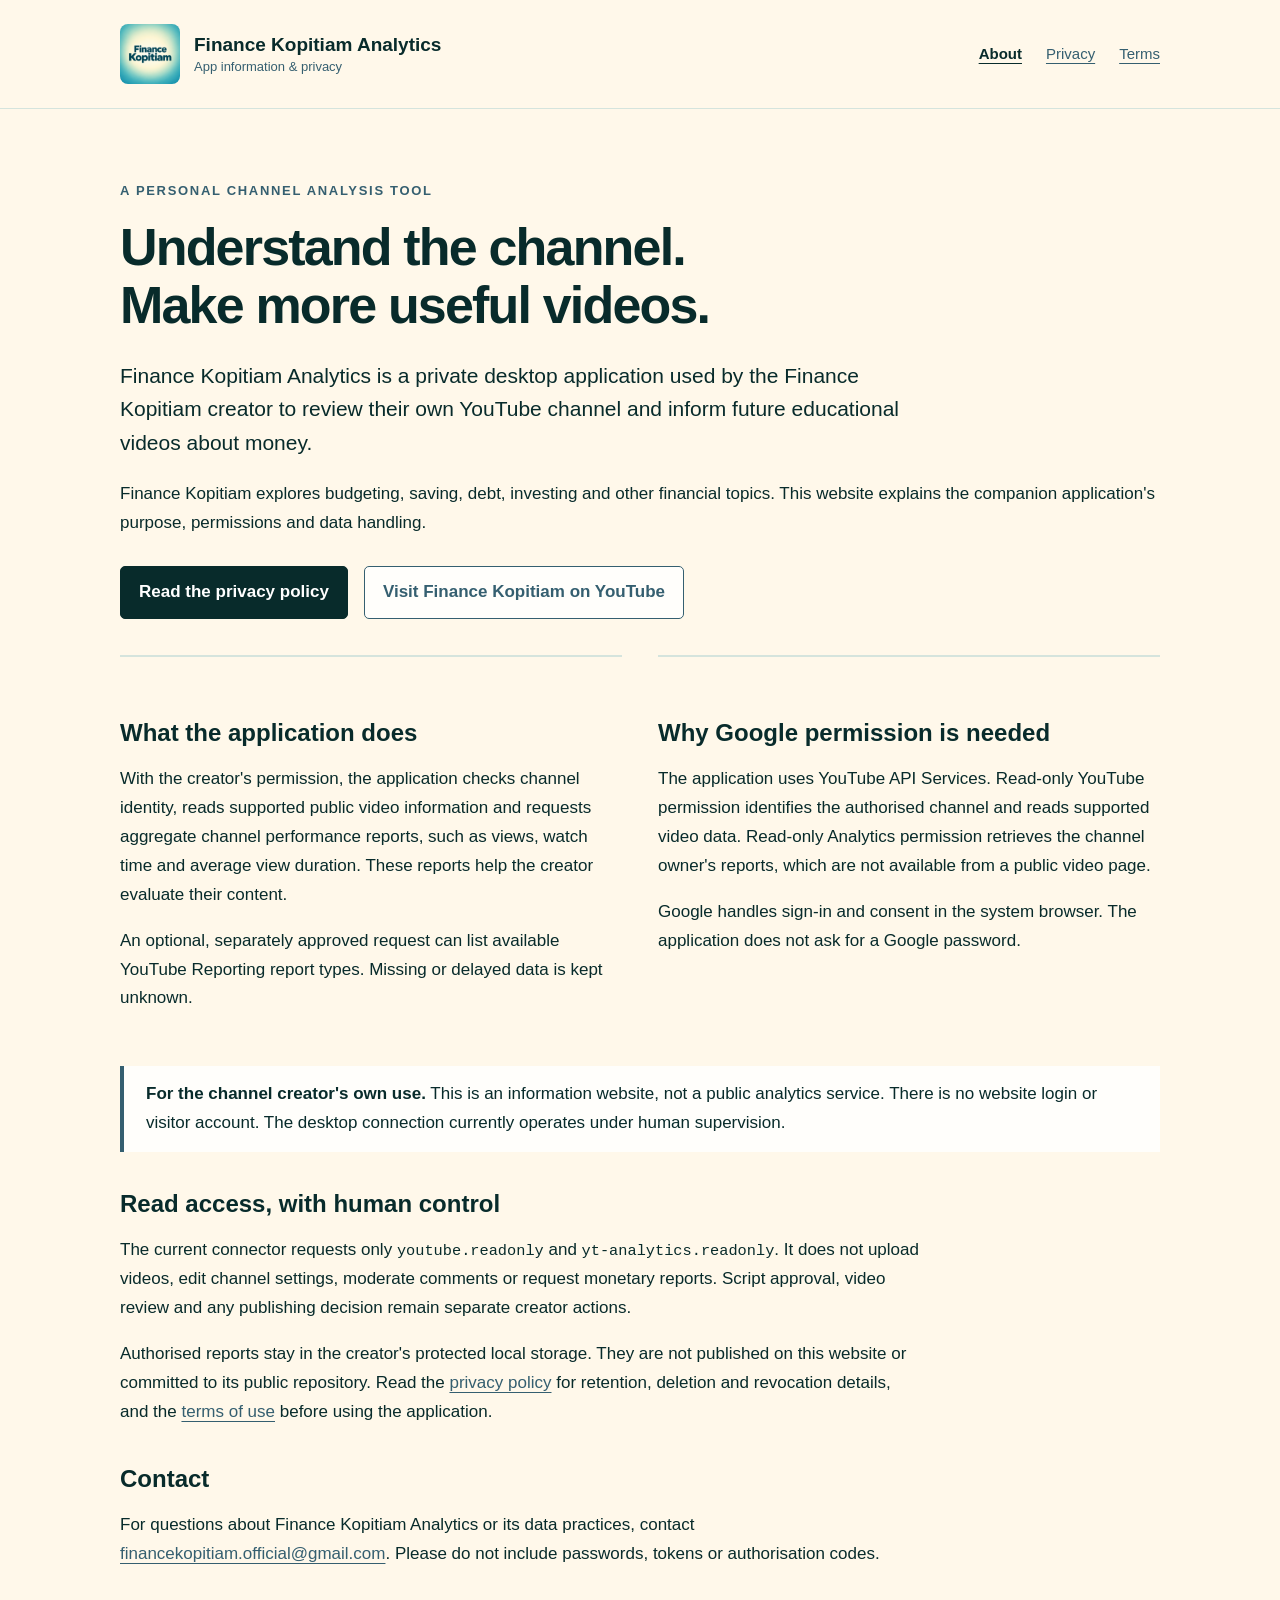
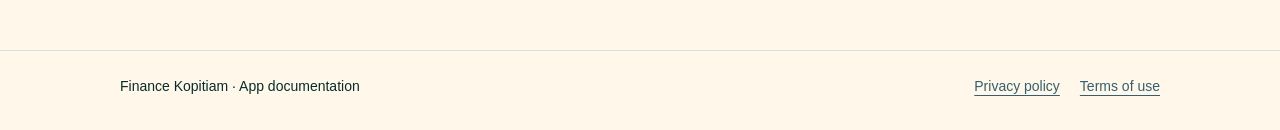
<file: index.html>
<!doctype html>
<html lang="en">
<head>
  <meta charset="utf-8"><meta name="viewport" content="width=device-width, initial-scale=1">
  <meta name="description" content="App information and privacy disclosures for Finance Kopitiam's private, read-only YouTube channel analysis tool.">
  <title>Finance Kopitiam Analytics — App information</title>
  <link rel="stylesheet" href="styles.css">
</head>
<body>
  <a class="skip" href="#main">Skip to content</a>
  
  <header><div class="wrap header-row"><a class="brand" href="index.html"><img src="brand.png" alt="Finance Kopitiam" width="60" height="60"><span>Finance Kopitiam Analytics<small>App information &amp; privacy</small></span></a><nav aria-label="Main navigation"><a href="index.html" aria-current="page">About</a><a href="privacy.html">Privacy</a><a href="terms.html">Terms</a></nav></div></header>
  <main id="main" class="wrap">
    <p class="eyebrow">A personal channel analysis tool</p>
    <h1>Understand the channel.<br>Make more useful videos.</h1>
    <p class="lead">Finance Kopitiam Analytics is a private desktop application used by the Finance Kopitiam creator to review their own YouTube channel and inform future educational videos about money.</p>
    <p>Finance Kopitiam explores budgeting, saving, debt, investing and other financial topics. This website explains the companion application's purpose, permissions and data handling.</p>
    <div class="links"><a class="button primary" href="privacy.html">Read the privacy policy</a><a class="button" href="https://www.youtube.com/channel/UCwSiYZpUMxERD06dH5U6XKg">Visit Finance Kopitiam on YouTube</a></div>
    <div class="columns">
      <section><h2>What the application does</h2><p>With the creator's permission, the application checks channel identity, reads supported public video information and requests aggregate channel performance reports, such as views, watch time and average view duration. These reports help the creator evaluate their content.</p><p>An optional, separately approved request can list available YouTube Reporting report types. Missing or delayed data is kept unknown.</p></section>
      <section><h2>Why Google permission is needed</h2><p>The application uses YouTube API Services. Read-only YouTube permission identifies the authorised channel and reads supported video data. Read-only Analytics permission retrieves the channel owner's reports, which are not available from a public video page.</p><p>Google handles sign-in and consent in the system browser. The application does not ask for a Google password.</p></section>
    </div>
    <div class="note"><strong>For the channel creator's own use.</strong> This is an information website, not a public analytics service. There is no website login or visitor account. The desktop connection currently operates under human supervision.</div>
    <section class="article"><h2>Read access, with human control</h2><p>The current connector requests only <code>youtube.readonly</code> and <code>yt-analytics.readonly</code>. It does not upload videos, edit channel settings, moderate comments or request monetary reports. Script approval, video review and any publishing decision remain separate creator actions.</p><p>Authorised reports stay in the creator's protected local storage. They are not published on this website or committed to its public repository. Read the <a href="privacy.html">privacy policy</a> for retention, deletion and revocation details, and the <a href="terms.html">terms of use</a> before using the application.</p><h2>Contact</h2><p>For questions about Finance Kopitiam Analytics or its data practices, contact <a href="mailto:financekopitiam.official@gmail.com">financekopitiam.official@gmail.com</a>. Please do not include passwords, tokens or authorisation codes.</p></section>
  </main>
  <footer><div class="wrap footer-row"><p>Finance Kopitiam · App documentation</p><div class="footer-links"><a href="privacy.html">Privacy policy</a><a href="terms.html">Terms of use</a></div></div></footer>
</body></html>
</file>
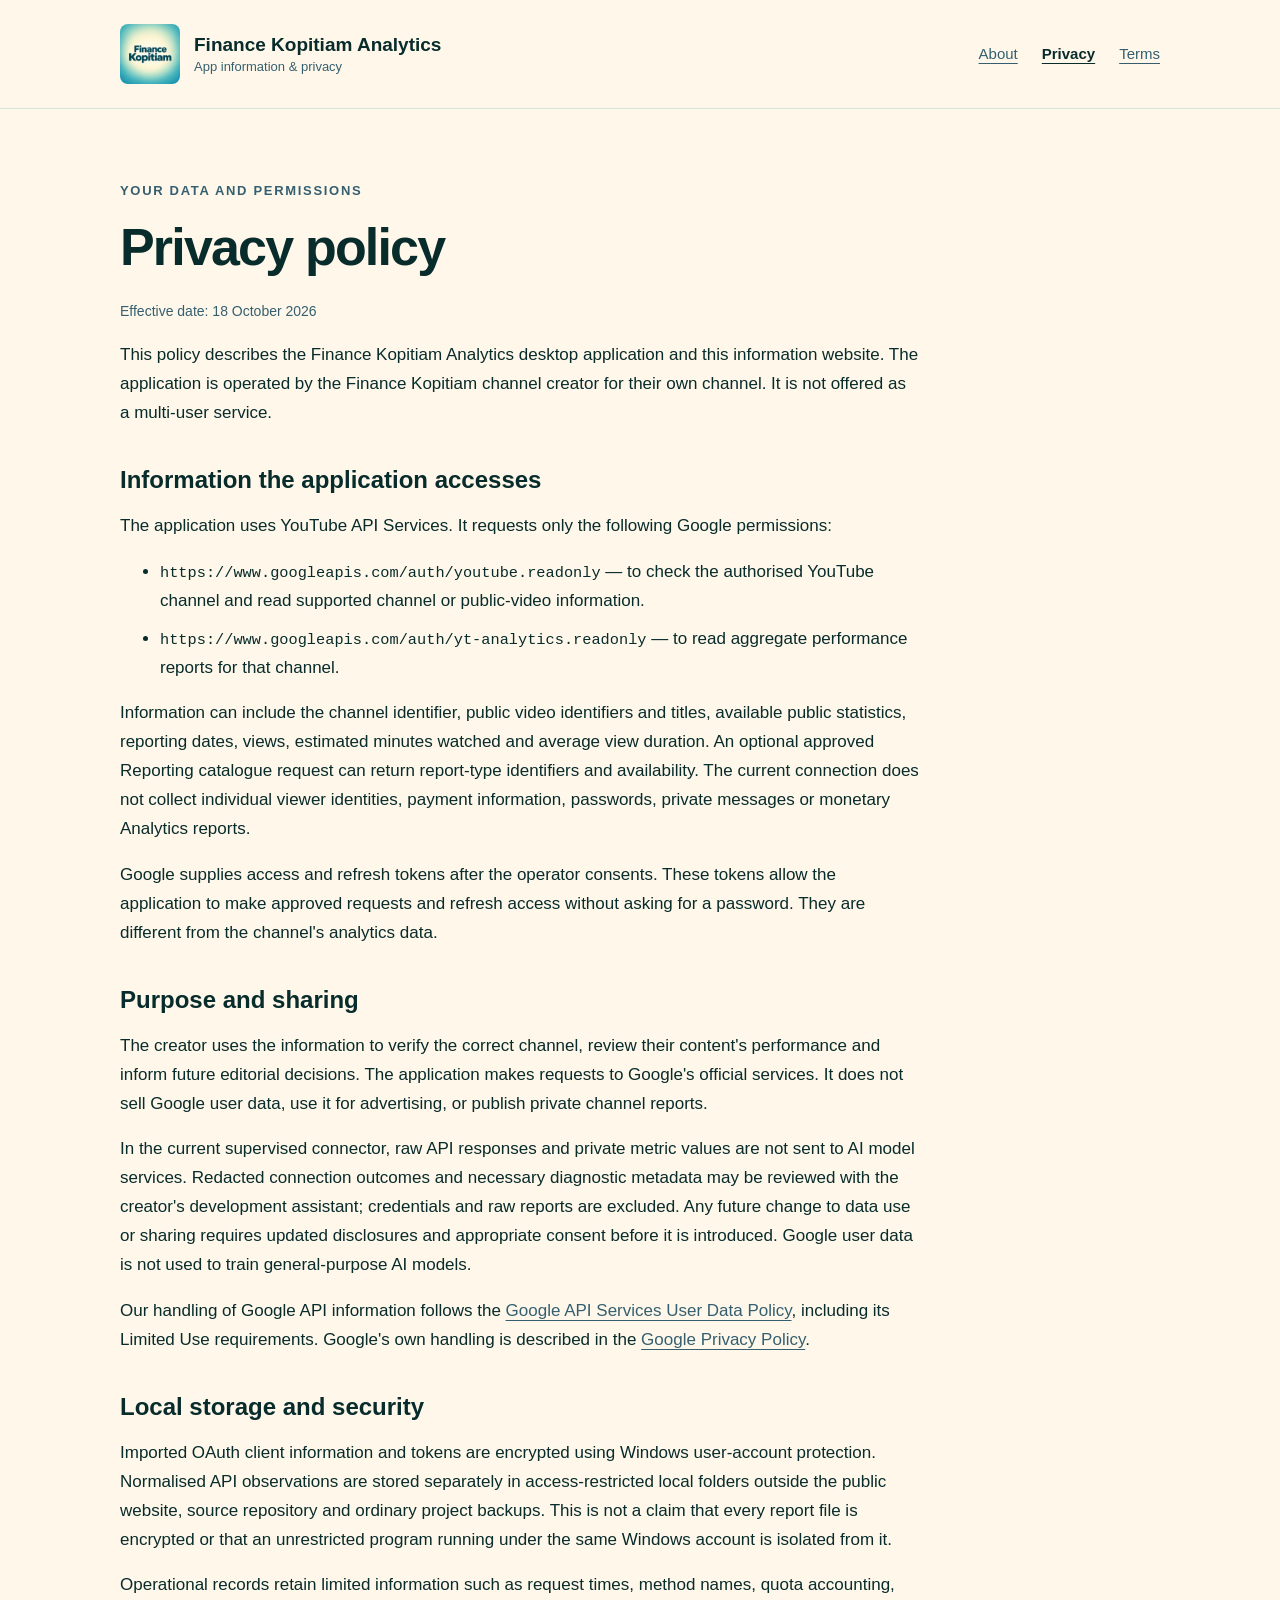
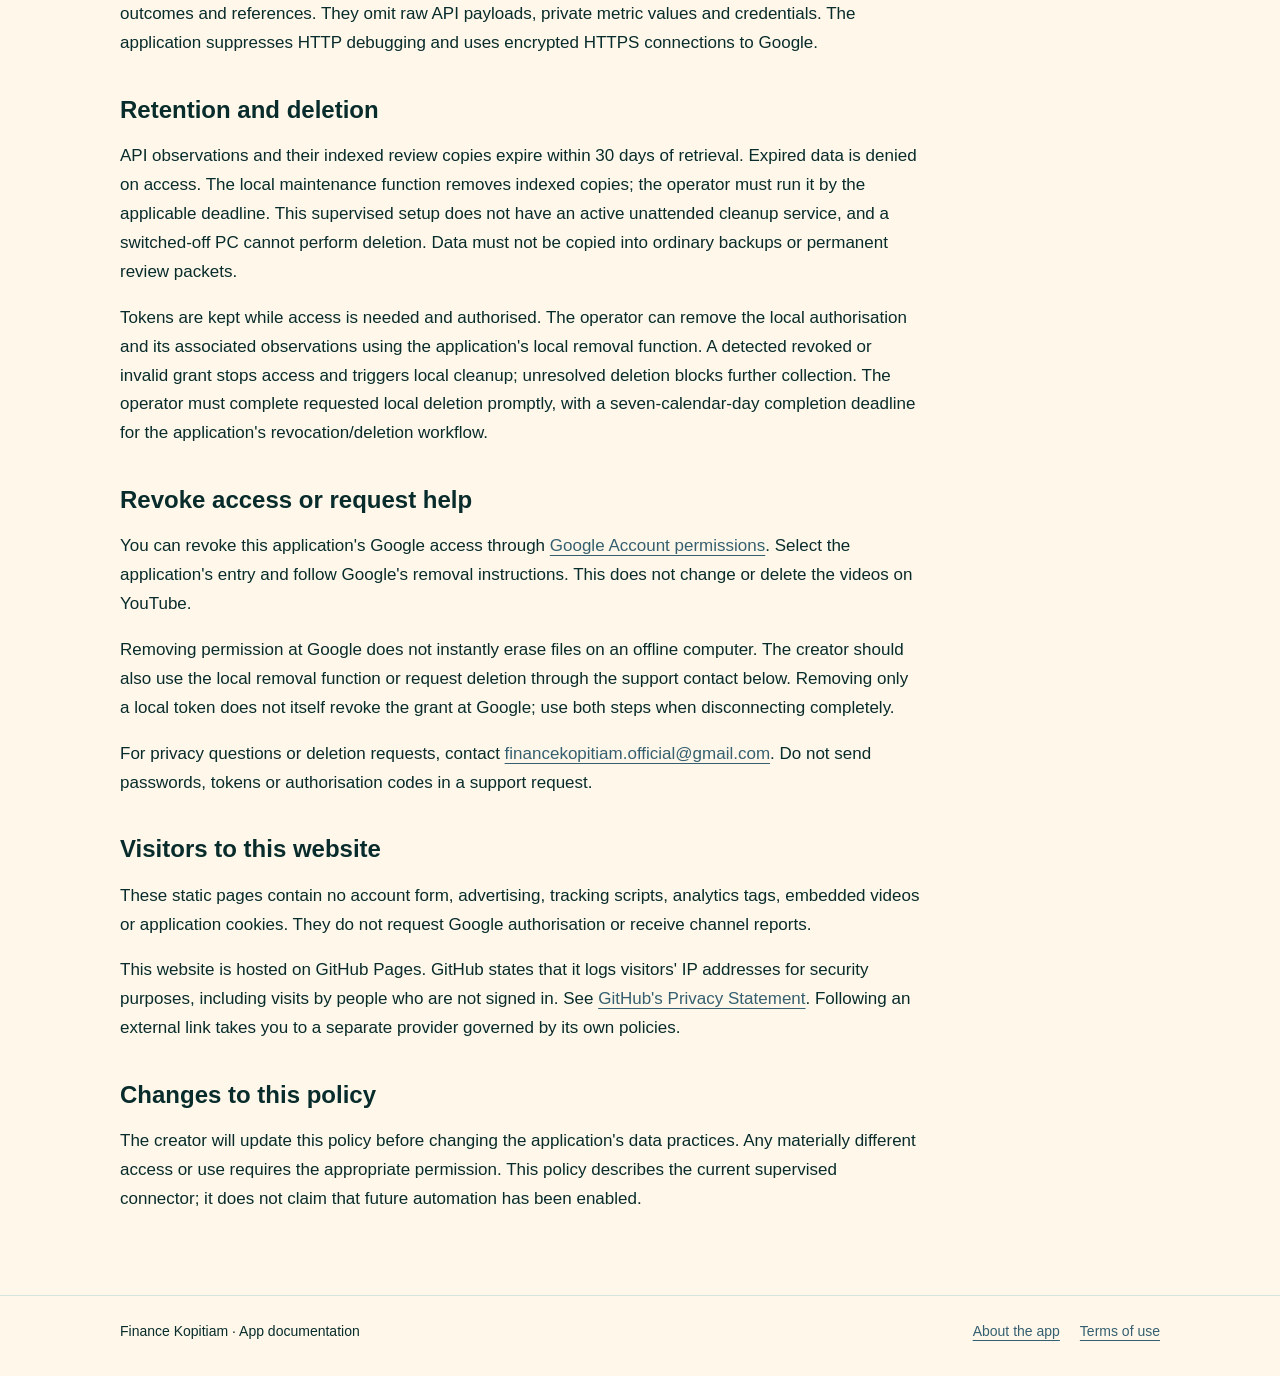
<file: privacy.html>
<!doctype html>
<html lang="en">
<head><meta charset="utf-8"><meta name="viewport" content="width=device-width, initial-scale=1"><meta name="description" content="How Finance Kopitiam Analytics accesses, uses, stores and deletes YouTube data."><title>Privacy policy — Finance Kopitiam Analytics</title><link rel="stylesheet" href="styles.css"></head>
<body>
  <a class="skip" href="#main">Skip to content</a>
  <header><div class="wrap header-row"><a class="brand" href="index.html"><img src="brand.png" alt="Finance Kopitiam" width="60" height="60"><span>Finance Kopitiam Analytics<small>App information &amp; privacy</small></span></a><nav aria-label="Main navigation"><a href="index.html">About</a><a href="privacy.html" aria-current="page">Privacy</a><a href="terms.html">Terms</a></nav></div></header>
  <main id="main" class="wrap"><article class="article">
    <p class="eyebrow">Your data and permissions</p><h1>Privacy policy</h1><p class="date">Effective date: 18 October 2026</p>
    <p>This policy describes the Finance Kopitiam Analytics desktop application and this information website. The application is operated by the Finance Kopitiam channel creator for their own channel. It is not offered as a multi-user service.</p>
    <h2>Information the application accesses</h2>
    <p>The application uses YouTube API Services. It requests only the following Google permissions:</p>
    <ul><li><code>https://www.googleapis.com/auth/youtube.readonly</code> — to check the authorised YouTube channel and read supported channel or public-video information.</li><li><code>https://www.googleapis.com/auth/yt-analytics.readonly</code> — to read aggregate performance reports for that channel.</li></ul>
    <p>Information can include the channel identifier, public video identifiers and titles, available public statistics, reporting dates, views, estimated minutes watched and average view duration. An optional approved Reporting catalogue request can return report-type identifiers and availability. The current connection does not collect individual viewer identities, payment information, passwords, private messages or monetary Analytics reports.</p>
    <p>Google supplies access and refresh tokens after the operator consents. These tokens allow the application to make approved requests and refresh access without asking for a password. They are different from the channel's analytics data.</p>
    <h2>Purpose and sharing</h2>
    <p>The creator uses the information to verify the correct channel, review their content's performance and inform future editorial decisions. The application makes requests to Google's official services. It does not sell Google user data, use it for advertising, or publish private channel reports.</p>
    <p>In the current supervised connector, raw API responses and private metric values are not sent to AI model services. Redacted connection outcomes and necessary diagnostic metadata may be reviewed with the creator's development assistant; credentials and raw reports are excluded. Any future change to data use or sharing requires updated disclosures and appropriate consent before it is introduced. Google user data is not used to train general-purpose AI models.</p>
    <p>Our handling of Google API information follows the <a href="https://developers.google.com/terms/api-services-user-data-policy">Google API Services User Data Policy</a>, including its Limited Use requirements. Google's own handling is described in the <a href="https://policies.google.com/privacy">Google Privacy Policy</a>.</p>
    <h2>Local storage and security</h2>
    <p>Imported OAuth client information and tokens are encrypted using Windows user-account protection. Normalised API observations are stored separately in access-restricted local folders outside the public website, source repository and ordinary project backups. This is not a claim that every report file is encrypted or that an unrestricted program running under the same Windows account is isolated from it.</p>
    <p>Operational records retain limited information such as request times, method names, quota accounting, outcomes and references. They omit raw API payloads, private metric values and credentials. The application suppresses HTTP debugging and uses encrypted HTTPS connections to Google.</p>
    <h2>Retention and deletion</h2>
    <p>API observations and their indexed review copies expire within 30 days of retrieval. Expired data is denied on access. The local maintenance function removes indexed copies; the operator must run it by the applicable deadline. This supervised setup does not have an active unattended cleanup service, and a switched-off PC cannot perform deletion. Data must not be copied into ordinary backups or permanent review packets.</p>
    <p>Tokens are kept while access is needed and authorised. The operator can remove the local authorisation and its associated observations using the application's local removal function. A detected revoked or invalid grant stops access and triggers local cleanup; unresolved deletion blocks further collection. The operator must complete requested local deletion promptly, with a seven-calendar-day completion deadline for the application's revocation/deletion workflow.</p>
    <h2>Revoke access or request help</h2>
    <p>You can revoke this application's Google access through <a href="https://security.google.com/settings/security/permissions">Google Account permissions</a>. Select the application's entry and follow Google's removal instructions. This does not change or delete the videos on YouTube.</p>
    <p>Removing permission at Google does not instantly erase files on an offline computer. The creator should also use the local removal function or request deletion through the support contact below. Removing only a local token does not itself revoke the grant at Google; use both steps when disconnecting completely.</p>
    <p>For privacy questions or deletion requests, contact <a href="mailto:financekopitiam.official@gmail.com">financekopitiam.official@gmail.com</a>. Do not send passwords, tokens or authorisation codes in a support request.</p>
    <h2>Visitors to this website</h2>
    <p>These static pages contain no account form, advertising, tracking scripts, analytics tags, embedded videos or application cookies. They do not request Google authorisation or receive channel reports.</p>
    <p>This website is hosted on GitHub Pages. GitHub states that it logs visitors' IP addresses for security purposes, including visits by people who are not signed in. See <a href="https://docs.github.com/en/site-policy/privacy-policies/github-general-privacy-statement">GitHub's Privacy Statement</a>. Following an external link takes you to a separate provider governed by its own policies.</p>
    <h2>Changes to this policy</h2><p>The creator will update this policy before changing the application's data practices. Any materially different access or use requires the appropriate permission. This policy describes the current supervised connector; it does not claim that future automation has been enabled.</p>
  </article></main>
  <footer><div class="wrap footer-row"><p>Finance Kopitiam · App documentation</p><div class="footer-links"><a href="index.html">About the app</a><a href="terms.html">Terms of use</a></div></div></footer>
</body></html>
</file>
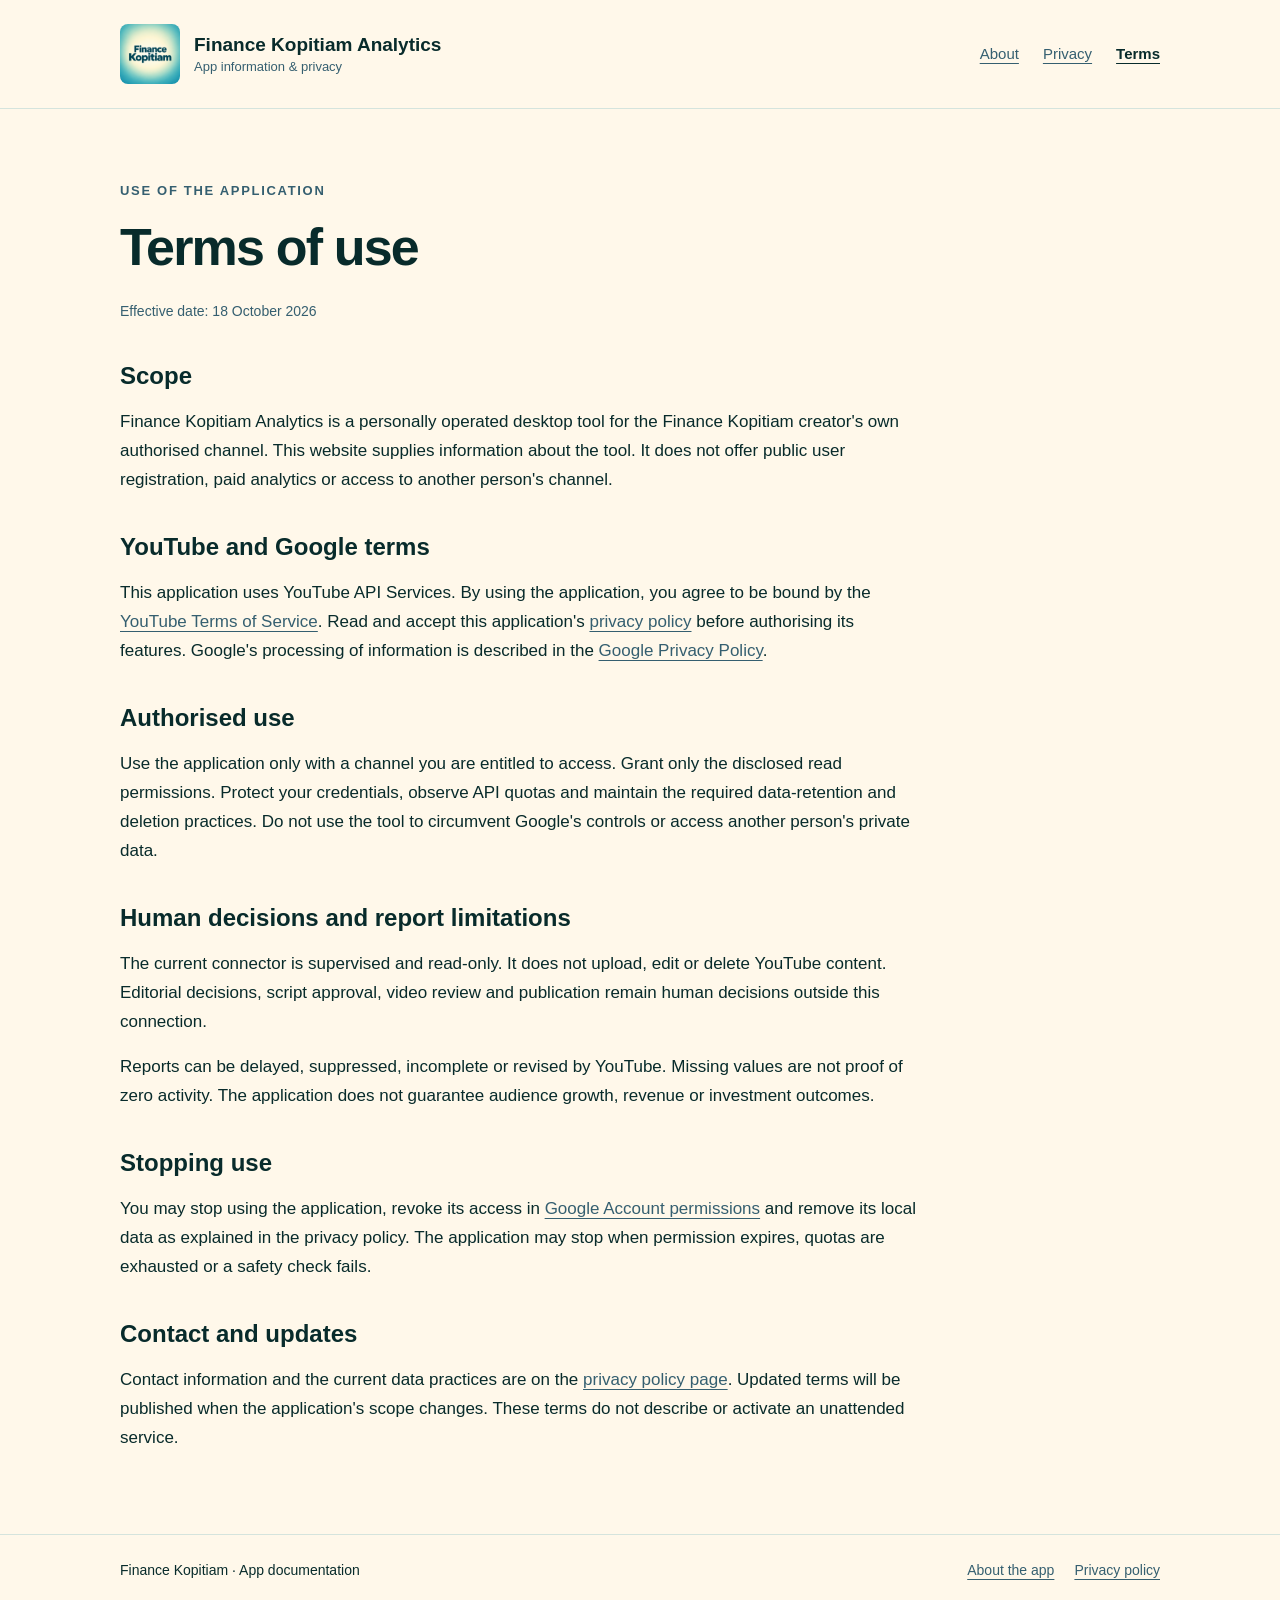
<file: terms.html>
<!doctype html>
<html lang="en">
<head><meta charset="utf-8"><meta name="viewport" content="width=device-width, initial-scale=1"><meta name="description" content="Terms of use for the Finance Kopitiam Analytics desktop application."><title>Terms of use — Finance Kopitiam Analytics</title><link rel="stylesheet" href="styles.css"></head>
<body>
  <a class="skip" href="#main">Skip to content</a>
  <header><div class="wrap header-row"><a class="brand" href="index.html"><img src="brand.png" alt="Finance Kopitiam" width="60" height="60"><span>Finance Kopitiam Analytics<small>App information &amp; privacy</small></span></a><nav aria-label="Main navigation"><a href="index.html">About</a><a href="privacy.html">Privacy</a><a href="terms.html" aria-current="page">Terms</a></nav></div></header>
  <main id="main" class="wrap"><article class="article">
    <p class="eyebrow">Use of the application</p><h1>Terms of use</h1><p class="date">Effective date: 18 October 2026</p>
    <h2>Scope</h2><p>Finance Kopitiam Analytics is a personally operated desktop tool for the Finance Kopitiam creator's own authorised channel. This website supplies information about the tool. It does not offer public user registration, paid analytics or access to another person's channel.</p>
    <h2>YouTube and Google terms</h2><p>This application uses YouTube API Services. By using the application, you agree to be bound by the <a href="https://www.youtube.com/t/terms">YouTube Terms of Service</a>. Read and accept this application's <a href="privacy.html">privacy policy</a> before authorising its features. Google's processing of information is described in the <a href="https://policies.google.com/privacy">Google Privacy Policy</a>.</p>
    <h2>Authorised use</h2><p>Use the application only with a channel you are entitled to access. Grant only the disclosed read permissions. Protect your credentials, observe API quotas and maintain the required data-retention and deletion practices. Do not use the tool to circumvent Google's controls or access another person's private data.</p>
    <h2>Human decisions and report limitations</h2><p>The current connector is supervised and read-only. It does not upload, edit or delete YouTube content. Editorial decisions, script approval, video review and publication remain human decisions outside this connection.</p><p>Reports can be delayed, suppressed, incomplete or revised by YouTube. Missing values are not proof of zero activity. The application does not guarantee audience growth, revenue or investment outcomes.</p>
    <h2>Stopping use</h2><p>You may stop using the application, revoke its access in <a href="https://security.google.com/settings/security/permissions">Google Account permissions</a> and remove its local data as explained in the privacy policy. The application may stop when permission expires, quotas are exhausted or a safety check fails.</p>
    <h2>Contact and updates</h2><p>Contact information and the current data practices are on the <a href="privacy.html">privacy policy page</a>. Updated terms will be published when the application's scope changes. These terms do not describe or activate an unattended service.</p>
  </article></main>
  <footer><div class="wrap footer-row"><p>Finance Kopitiam · App documentation</p><div class="footer-links"><a href="index.html">About the app</a><a href="privacy.html">Privacy policy</a></div></div></footer>
</body></html>
</file>
<file: styles.css>
:root{color-scheme:light;--cream:#fff8ea;--ink:#082b2b;--teal:#355f70;--line:#d5e4dd;--accent:#7dd8c6;--paper:#fffefb}
*{box-sizing:border-box}html{scroll-behavior:smooth}body{margin:0;background:var(--cream);color:var(--ink);font:17px/1.7 Arial,sans-serif}a{color:var(--teal);text-underline-offset:4px}a:hover{color:var(--ink)}a:focus-visible{outline:3px solid var(--teal);outline-offset:5px}.wrap{width:min(100% - 48px,1040px);margin:auto}.draft{margin:0;padding:10px 24px;text-align:center;background:#ffd18c;font-size:14px;font-weight:700}.skip{position:absolute;left:-9999px}.skip:focus{left:16px;top:12px;background:white;z-index:5;padding:10px}header{border-bottom:1px solid var(--line)}.header-row{display:flex;align-items:center;gap:18px;padding:24px 0}.brand{display:flex;align-items:center;gap:14px;text-decoration:none;color:var(--ink);font-weight:700;font-size:19px;line-height:1.35}.brand img{width:60px;height:60px;border-radius:8px}.brand small{display:block;font-size:13px;font-weight:400;color:var(--teal)}nav{display:flex;gap:24px;margin-left:auto;font-size:15px}nav a[aria-current=page]{font-weight:700;color:var(--ink)}main{padding:58px 0 64px}.eyebrow{font-size:13px;font-weight:700;letter-spacing:.13em;text-transform:uppercase;color:var(--teal)}h1{font-size:clamp(32px,5vw,52px);line-height:1.12;letter-spacing:-.035em;max-width:850px;margin:16px 0 24px}h2{font-size:24px;line-height:1.3;margin:36px 0 12px}h3{font-size:19px;margin:0 0 10px}.lead{font-size:21px;max-width:780px;line-height:1.6}.note{border-left:4px solid var(--teal);padding:14px 22px;background:var(--paper);margin:30px 0}.columns{display:grid;grid-template-columns:1fr 1fr;gap:36px;margin:36px 0}.columns>section{border-top:2px solid var(--line);padding-top:24px}.article{max-width:800px}.article p,.article li{overflow-wrap:anywhere}li{margin:9px 0}.links{display:flex;gap:16px;flex-wrap:wrap;margin-top:28px}.button{display:inline-block;padding:11px 18px;border:1px solid var(--teal);border-radius:5px;text-decoration:none;font-weight:700;background:var(--paper)}.button.primary{background:var(--ink);color:white;border-color:var(--ink)}.date{font-size:14px;color:var(--teal)}.pending{background:#fff0cd;border:1px dashed #a57222;padding:14px 18px}code{font-size:.9em;overflow-wrap:anywhere}footer{border-top:1px solid var(--line);padding:24px 0 32px;font-size:14px}.footer-row{display:flex;gap:20px;justify-content:space-between;flex-wrap:wrap}.footer-row p{margin:0}.footer-links{display:flex;gap:20px}table{width:100%;border-collapse:collapse;margin:20px 0;font-size:15px}th,td{text-align:left;vertical-align:top;border-bottom:1px solid var(--line);padding:13px 10px}th{background:var(--paper)}@media(max-width:650px){.wrap{width:calc(100% - 32px)}.header-row{flex-wrap:wrap;padding:18px 0}nav{margin:0;width:100%;gap:22px}.brand img{width:48px;height:48px}main{padding:34px 0 44px}.lead{font-size:19px}.columns{grid-template-columns:1fr;gap:16px}.note{padding:12px 16px}table{font-size:14px}th,td{padding:10px 5px}}
</file>
